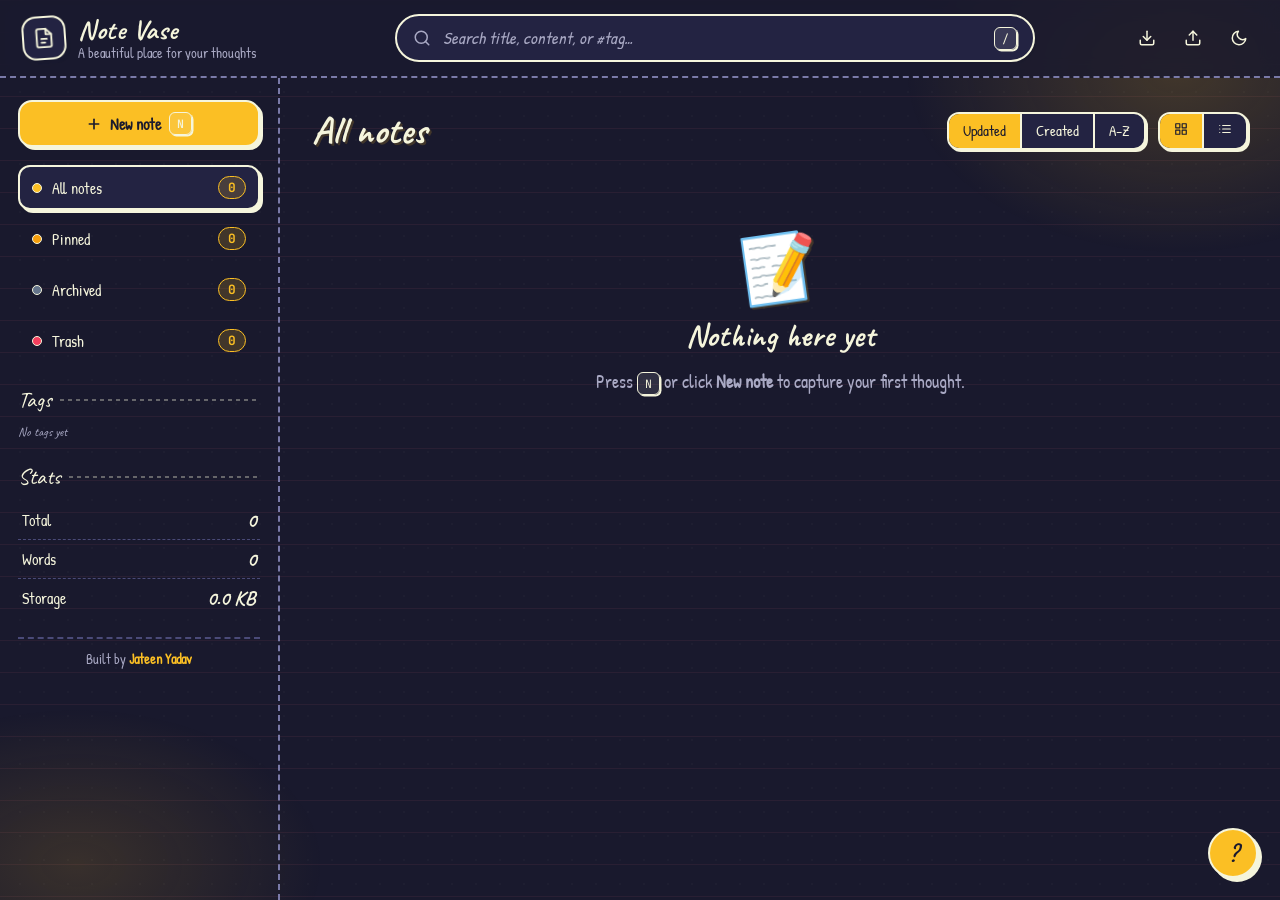
<file: app/index.html>
<!DOCTYPE html>
<html lang="en" data-theme="light">
<head>
    <meta charset="UTF-8" />
    <meta name="viewport" content="width=device-width, initial-scale=1.0" />
    <meta name="description" content="Note Vase — a beautiful, fast, and private notes app with markdown, tags, pinning, reminders and more. 100% offline." />
    <meta name="theme-color" content="#0f172a" />
    <title>Note Vase — A beautiful place for your thoughts</title>

    <link rel="preconnect" href="https://fonts.googleapis.com">
    <link rel="preconnect" href="https://fonts.gstatic.com" crossorigin>
    <link href="https://fonts.googleapis.com/css2?family=Caveat:wght@400;500;600;700&family=Patrick+Hand&family=Kalam:wght@300;400;700&family=JetBrains+Mono:wght@400;500&display=swap" rel="stylesheet">

    <link rel="stylesheet" href="css/styles.css" />
    <link rel="icon" href="data:image/svg+xml,%3Csvg xmlns='http://www.w3.org/2000/svg' viewBox='0 0 100 100'%3E%3Ctext y='.9em' font-size='90'%3E📝%3C/text%3E%3C/svg%3E" />
</head>
<body>
    <!-- Top Navigation -->
    <header class="topbar">
        <div class="brand">
            <div class="logo" aria-hidden="true">
                <svg viewBox="0 0 24 24" width="22" height="22" fill="none" stroke="currentColor" stroke-width="2" stroke-linecap="round" stroke-linejoin="round">
                    <path d="M14 2H6a2 2 0 0 0-2 2v16a2 2 0 0 0 2 2h12a2 2 0 0 0 2-2V8z"/>
                    <polyline points="14 2 14 8 20 8"/>
                    <line x1="9" y1="13" x2="15" y2="13"/>
                    <line x1="9" y1="17" x2="13" y2="17"/>
                </svg>
            </div>
            <div class="brand-text">
                <strong>Note Vase</strong>
                <span class="tagline">A beautiful place for your thoughts</span>
            </div>
        </div>

        <div class="search-wrap">
            <svg class="search-icon" viewBox="0 0 24 24" width="18" height="18" fill="none" stroke="currentColor" stroke-width="2" stroke-linecap="round" stroke-linejoin="round" aria-hidden="true">
                <circle cx="11" cy="11" r="8"/>
                <line x1="21" y1="21" x2="16.65" y2="16.65"/>
            </svg>
            <input id="searchInput" type="search" placeholder="Search title, content, or #tag…" autocomplete="off" aria-label="Search notes" />
            <kbd class="kbd" aria-hidden="true">/</kbd>
        </div>

        <div class="topbar-actions">
            <button id="exportBtn" class="icon-btn" title="Export notes (JSON)" aria-label="Export notes">
                <svg viewBox="0 0 24 24" width="18" height="18" fill="none" stroke="currentColor" stroke-width="2" stroke-linecap="round" stroke-linejoin="round"><path d="M21 15v4a2 2 0 0 1-2 2H5a2 2 0 0 1-2-2v-4"/><polyline points="7 10 12 15 17 10"/><line x1="12" y1="15" x2="12" y2="3"/></svg>
            </button>
            <button id="importBtn" class="icon-btn" title="Import notes (JSON)" aria-label="Import notes">
                <svg viewBox="0 0 24 24" width="18" height="18" fill="none" stroke="currentColor" stroke-width="2" stroke-linecap="round" stroke-linejoin="round"><path d="M21 15v4a2 2 0 0 1-2 2H5a2 2 0 0 1-2-2v-4"/><polyline points="17 8 12 3 7 8"/><line x1="12" y1="3" x2="12" y2="15"/></svg>
            </button>
            <input id="importFile" type="file" accept="application/json" hidden />
            <button id="themeToggle" class="icon-btn" title="Toggle theme" aria-label="Toggle dark mode">
                <svg class="icon-sun" viewBox="0 0 24 24" width="18" height="18" fill="none" stroke="currentColor" stroke-width="2" stroke-linecap="round" stroke-linejoin="round"><circle cx="12" cy="12" r="5"/><line x1="12" y1="1" x2="12" y2="3"/><line x1="12" y1="21" x2="12" y2="23"/><line x1="4.22" y1="4.22" x2="5.64" y2="5.64"/><line x1="18.36" y1="18.36" x2="19.78" y2="19.78"/><line x1="1" y1="12" x2="3" y2="12"/><line x1="21" y1="12" x2="23" y2="12"/><line x1="4.22" y1="19.78" x2="5.64" y2="18.36"/><line x1="18.36" y1="5.64" x2="19.78" y2="4.22"/></svg>
                <svg class="icon-moon" viewBox="0 0 24 24" width="18" height="18" fill="none" stroke="currentColor" stroke-width="2" stroke-linecap="round" stroke-linejoin="round"><path d="M21 12.79A9 9 0 1 1 11.21 3 7 7 0 0 0 21 12.79z"/></svg>
            </button>
        </div>
    </header>

    <main class="main">
        <!-- Sidebar / Filters -->
        <aside class="sidebar">
            <button id="newNoteBtn" class="btn btn-primary btn-block">
                <svg viewBox="0 0 24 24" width="16" height="16" fill="none" stroke="currentColor" stroke-width="2.5" stroke-linecap="round" stroke-linejoin="round"><line x1="12" y1="5" x2="12" y2="19"/><line x1="5" y1="12" x2="19" y2="12"/></svg>
                New note
                <kbd class="kbd kbd-light">N</kbd>
            </button>

            <nav class="filters" aria-label="Filters">
                <button class="filter-btn is-active" data-filter="all">
                    <span class="dot"></span> All notes
                    <span class="count" id="countAll">0</span>
                </button>
                <button class="filter-btn" data-filter="pinned">
                    <span class="dot dot-amber"></span> Pinned
                    <span class="count" id="countPinned">0</span>
                </button>
                <button class="filter-btn" data-filter="archived">
                    <span class="dot dot-slate"></span> Archived
                    <span class="count" id="countArchived">0</span>
                </button>
                <button class="filter-btn" data-filter="trash">
                    <span class="dot dot-rose"></span> Trash
                    <span class="count" id="countTrash">0</span>
                </button>
            </nav>

            <div class="sidebar-section">
                <div class="sidebar-title">Tags</div>
                <div id="tagsList" class="tags-list" aria-live="polite"></div>
            </div>

            <div class="sidebar-section sidebar-stats">
                <div class="sidebar-title">Stats</div>
                <div class="stat-row"><span>Total</span><strong id="statTotal">0</strong></div>
                <div class="stat-row"><span>Words</span><strong id="statWords">0</strong></div>
                <div class="stat-row"><span>Storage</span><strong id="statStorage">0 KB</strong></div>
            </div>

            <footer class="sidebar-footer">
                <span>Built by</span>
                <a href="https://github.com/Jateen-yadav" target="_blank" rel="noopener">Jateen Yadav</a>
            </footer>
        </aside>

        <!-- Notes area -->
        <section class="content">
            <div class="content-header">
                <h1 id="viewTitle">All notes</h1>
                <div class="view-tools">
                    <button id="emptyTrashBtn" class="btn btn-ghost-danger hidden" title="Permanently delete all trashed notes">Empty Trash</button>
                    <div class="seg" role="tablist" aria-label="Sort">
                        <button class="seg-btn is-active" data-sort="updated">Updated</button>
                        <button class="seg-btn" data-sort="created">Created</button>
                        <button class="seg-btn" data-sort="alpha">A–Z</button>
                    </div>
                    <div class="seg" role="tablist" aria-label="Layout">
                        <button id="viewGrid" class="seg-btn is-active" title="Grid view" aria-label="Grid view">
                            <svg viewBox="0 0 24 24" width="14" height="14" fill="none" stroke="currentColor" stroke-width="2" stroke-linecap="round" stroke-linejoin="round"><rect x="3" y="3" width="7" height="7"/><rect x="14" y="3" width="7" height="7"/><rect x="14" y="14" width="7" height="7"/><rect x="3" y="14" width="7" height="7"/></svg>
                        </button>
                        <button id="viewList" class="seg-btn" title="List view" aria-label="List view">
                            <svg viewBox="0 0 24 24" width="14" height="14" fill="none" stroke="currentColor" stroke-width="2" stroke-linecap="round" stroke-linejoin="round"><line x1="8" y1="6" x2="21" y2="6"/><line x1="8" y1="12" x2="21" y2="12"/><line x1="8" y1="18" x2="21" y2="18"/><line x1="3" y1="6" x2="3.01" y2="6"/><line x1="3" y1="12" x2="3.01" y2="12"/><line x1="3" y1="18" x2="3.01" y2="18"/></svg>
                        </button>
                    </div>
                </div>
            </div>

            <div id="notesGrid" class="notes-grid" aria-live="polite"></div>

            <div id="emptyState" class="empty-state hidden">
                <div class="empty-icon">📝</div>
                <h2>Nothing here yet</h2>
                <p>Press <kbd class="kbd">N</kbd> or click <strong>New note</strong> to capture your first thought.</p>
            </div>
        </section>
    </main>

    <!-- Editor Modal -->
    <div id="editorOverlay" class="overlay hidden" aria-hidden="true">
        <div class="modal" role="dialog" aria-modal="true" aria-labelledby="editorTitle">
            <header class="modal-head">
                <input id="noteTitle" class="title-input" placeholder="Title" maxlength="200" />
                <div class="modal-tools">
                    <div class="color-swatches" role="group" aria-label="Note color">
                        <button class="swatch" data-color="default" style="--c:transparent" title="Default"></button>
                        <button class="swatch" data-color="amber"   style="--c:#f59e0b" title="Amber"></button>
                        <button class="swatch" data-color="rose"    style="--c:#f43f5e" title="Rose"></button>
                        <button class="swatch" data-color="emerald" style="--c:#10b981" title="Emerald"></button>
                        <button class="swatch" data-color="sky"     style="--c:#0ea5e9" title="Sky"></button>
                        <button class="swatch" data-color="violet"  style="--c:#8b5cf6" title="Violet"></button>
                    </div>
                    <button id="pinBtn" class="icon-btn" title="Pin note (P)" aria-label="Pin">
                        <svg viewBox="0 0 24 24" width="18" height="18" fill="none" stroke="currentColor" stroke-width="2" stroke-linecap="round" stroke-linejoin="round"><line x1="12" y1="17" x2="12" y2="22"/><path d="M5 17h14l-1.4-2.8a4 4 0 0 1-.6-2.1V8a5 5 0 0 0-10 0v4.1a4 4 0 0 1-.6 2.1L5 17z"/></svg>
                    </button>
                    <button id="closeEditor" class="icon-btn" title="Close (Esc)" aria-label="Close editor">
                        <svg viewBox="0 0 24 24" width="18" height="18" fill="none" stroke="currentColor" stroke-width="2" stroke-linecap="round" stroke-linejoin="round"><line x1="18" y1="6" x2="6" y2="18"/><line x1="6" y1="6" x2="18" y2="18"/></svg>
                    </button>
                </div>
            </header>

            <div class="editor-toolbar">
                <button class="tb-btn" data-md="bold" title="Bold (Ctrl/Cmd+B)"><strong>B</strong></button>
                <button class="tb-btn" data-md="italic" title="Italic (Ctrl/Cmd+I)"><em>I</em></button>
                <button class="tb-btn" data-md="strike" title="Strikethrough"><s>S</s></button>
                <span class="tb-sep"></span>
                <button class="tb-btn" data-md="h1" title="Heading 1">H1</button>
                <button class="tb-btn" data-md="h2" title="Heading 2">H2</button>
                <button class="tb-btn" data-md="quote" title="Quote">❝</button>
                <button class="tb-btn" data-md="ul" title="Bulleted list">•</button>
                <button class="tb-btn" data-md="ol" title="Numbered list">1.</button>
                <button class="tb-btn" data-md="task" title="Task list">☐</button>
                <button class="tb-btn" data-md="code" title="Inline code">{ }</button>
                <button class="tb-btn" data-md="link" title="Link">🔗</button>
                <span class="tb-sep"></span>
                <button id="togglePreview" class="tb-btn tb-toggle" title="Toggle preview (Ctrl/Cmd+E)">Preview</button>
            </div>

            <div class="editor-body">
                <textarea id="noteContent" class="note-textarea" placeholder="Start writing… Markdown is supported." spellcheck="true"></textarea>
                <div id="notePreview" class="note-preview hidden" aria-live="polite"></div>
            </div>

            <footer class="modal-foot">
                <input id="noteTags" class="tags-input" placeholder="Add tags separated by commas (e.g. ideas, work, todo)" />
                <div class="modal-meta">
                    <span id="noteStats" class="muted"></span>
                    <button id="deleteBtn" class="btn btn-ghost-danger">Delete</button>
                    <button id="saveBtn" class="btn btn-primary">Save <kbd class="kbd kbd-light">⌘S</kbd></button>
                </div>
            </footer>
        </div>
    </div>

    <!-- Toast container -->
    <div id="toast" class="toast hidden" role="status" aria-live="polite"></div>

    <!-- Confirmation modal -->
    <div id="confirmOverlay" class="overlay hidden" aria-hidden="true">
        <div class="modal modal-sm" role="alertdialog" aria-modal="true" aria-labelledby="confirmTitle">
            <h3 id="confirmTitle">Are you sure?</h3>
            <p id="confirmMessage" class="muted">This action cannot be undone.</p>
            <div class="confirm-actions">
                <button id="confirmCancel" class="btn btn-ghost">Cancel</button>
                <button id="confirmOk" class="btn btn-danger">Confirm</button>
            </div>
        </div>
    </div>

    <!-- Help / Shortcuts -->
    <div id="helpOverlay" class="overlay hidden" aria-hidden="true">
        <div class="modal modal-sm" role="dialog" aria-modal="true">
            <header class="modal-head">
                <h3 style="margin:0">Keyboard shortcuts</h3>
                <button id="closeHelp" class="icon-btn" aria-label="Close">
                    <svg viewBox="0 0 24 24" width="18" height="18" fill="none" stroke="currentColor" stroke-width="2" stroke-linecap="round" stroke-linejoin="round"><line x1="18" y1="6" x2="6" y2="18"/><line x1="6" y1="6" x2="18" y2="18"/></svg>
                </button>
            </header>
            <ul class="shortcut-list">
                <li><span>New note</span><kbd class="kbd">N</kbd></li>
                <li><span>Search</span><kbd class="kbd">/</kbd></li>
                <li><span>Save note</span><kbd class="kbd">⌘/Ctrl + S</kbd></li>
                <li><span>Toggle preview</span><kbd class="kbd">⌘/Ctrl + E</kbd></li>
                <li><span>Pin / Unpin</span><kbd class="kbd">P</kbd></li>
                <li><span>Toggle theme</span><kbd class="kbd">T</kbd></li>
                <li><span>Show this help</span><kbd class="kbd">?</kbd></li>
                <li><span>Close dialogs</span><kbd class="kbd">Esc</kbd></li>
            </ul>
        </div>
    </div>

    <button id="helpBtn" class="fab" title="Keyboard shortcuts (?)" aria-label="Keyboard shortcuts">?</button>

    <script src="js/app.js" defer></script>
</body>
</html>
</file>
<file: app/css/styles.css>
/* ==========================================================================
   Note Vase — Sketch / Drawing theme
   Hand-drawn UI built on CSS custom properties with light & dark "ink" modes.
   ========================================================================== */

:root { --topbar-h: 80px; }

*, *::before, *::after { box-sizing: border-box; }
html, body { height: 100%; }
body {
    margin: 0;
    font-family: 'Caveat', 'Patrick Hand', 'Kalam', 'Inter', system-ui, sans-serif;
    color: var(--fg);
    background: var(--bg);
    -webkit-font-smoothing: antialiased;
    -moz-osx-font-smoothing: grayscale;
    overflow-x: hidden;
}
button { font: inherit; cursor: pointer; border: 0; background: none; color: inherit; }
input, textarea { font: inherit; color: inherit; }
a { color: var(--accent); text-decoration: none; }
a:hover { text-decoration: underline wavy; text-underline-offset: 3px; }
.hidden { display: none !important; }
.muted { color: var(--fg-muted); font-size: .9rem; }
.small { font-size: .8rem; }

/* -------------------- Theme tokens -------------------- */
:root {
    --radius: 18px;
    --radius-sm: 12px;
    --shadow-sm: 2px 2px 0 rgba(15,23,42,.08);
    --shadow-md: 4px 4px 0 rgba(15,23,42,.10), 0 6px 18px rgba(15,23,42,.06);
    --shadow-lg: 6px 6px 0 rgba(15,23,42,.14), 0 24px 48px -12px rgba(15,23,42,.25);
    --transition: 180ms cubic-bezier(.2,.8,.2,1);

    --font-hand: 'Caveat', 'Patrick Hand', 'Kalam', cursive;
    --font-sketch: 'Patrick Hand', 'Kalam', 'Caveat', cursive;
    --font-body: 'Kalam', 'Patrick Hand', 'Inter', sans-serif;
    --font-mono: 'JetBrains Mono', 'Courier New', ui-monospace, monospace;
}

/* Paper / ink — light theme */
[data-theme="light"] {
    --bg: #f6f1e7;
    --bg-elev: #fffaf0;
    --bg-elev-2: #fff8e8;
    --paper: #fffaf0;
    --paper-edge: #e9dfc7;
    --fg: #1f2937;
    --fg-muted: #6b6356;
    --ink: #1f2937;
    --ink-soft: #4b5563;
    --border: #c9bfa8;
    --border-strong: #948568;
    --accent: #2563eb;
    --accent-fg: #fffaf0;
    --accent-soft: rgba(37,99,235,.12);
    --danger: #dc2626;
    --warn: #d97706;
    --ok: #059669;
    --hover: rgba(31,41,55,.06);
    --note-bg: #fffaf0;
    --kbd-bg: #fff3d4;
    --scroll: rgba(31,41,55,.25);
    --grid-line: rgba(60,40,20,.07);
    --rule-line: rgba(180,80,80,.20);
}

/* Chalk / midnight — dark theme */
[data-theme="dark"] {
    --bg: #1a1a2e;
    --bg-elev: #232342;
    --bg-elev-2: #2a2a52;
    --paper: #232342;
    --paper-edge: #3a3a66;
    --fg: #f5f5dc;
    --fg-muted: #a9a9c4;
    --ink: #f5f5dc;
    --ink-soft: #d6d6c2;
    --border: #4a4a78;
    --border-strong: #7a7aa8;
    --accent: #fbbf24;
    --accent-fg: #1a1a2e;
    --accent-soft: rgba(251,191,36,.18);
    --danger: #fb7185;
    --warn: #fbbf24;
    --ok: #34d399;
    --hover: rgba(255,255,255,.06);
    --note-bg: #2a2a52;
    --kbd-bg: rgba(255,255,255,.10);
    --scroll: rgba(255,255,255,.18);
    --grid-line: rgba(255,255,255,.05);
    --rule-line: rgba(251,113,133,.18);
}

/* Paper texture — subtle ruled-page feel */
body::before {
    content: '';
    position: fixed; inset: 0; z-index: -1;
    background-color: var(--bg);
    background-image:
        linear-gradient(var(--rule-line) 1px, transparent 1px),
        radial-gradient(circle at 20px 20px, var(--grid-line) 1px, transparent 1px);
    background-size: 100% 32px, 24px 24px;
    background-position: 0 0, 0 0;
    pointer-events: none;
    opacity: .55;
}
[data-theme="dark"] body::before { opacity: .4; }

/* Ink splash decoration in corners */
body::after {
    content: '';
    position: fixed; pointer-events: none; z-index: -1;
    inset: 0;
    background:
        radial-gradient(420px 280px at 92% 8%, var(--accent-soft), transparent 65%),
        radial-gradient(380px 240px at 6% 96%, color-mix(in srgb, var(--accent) 14%, transparent), transparent 65%);
}

::selection { background: var(--accent-soft); color: var(--ink); }
::-webkit-scrollbar { width: 12px; height: 12px; }
::-webkit-scrollbar-thumb {
    background: var(--scroll);
    border-radius: 999px;
    border: 3px solid transparent;
    background-clip: padding-box;
}
::-webkit-scrollbar-track { background: transparent; }

/* -------------------- Topbar -------------------- */
.topbar {
    position: sticky; top: 0; z-index: 30;
    display: grid;
    grid-template-columns: 280px 1fr auto;
    align-items: center;
    gap: 16px;
    padding: 14px 22px;
    background: color-mix(in srgb, var(--bg) 82%, transparent);
    backdrop-filter: saturate(140%) blur(10px);
    -webkit-backdrop-filter: saturate(140%) blur(10px);
    border-bottom: 2px dashed var(--border-strong);
}
.brand { display: flex; align-items: center; gap: 12px; min-width: 0; }
.logo {
    width: 44px; height: 44px;
    border-radius: 14px;
    display: grid; place-items: center;
    background: var(--paper);
    color: var(--ink);
    border: 2.5px solid var(--ink);
    box-shadow: var(--shadow-md);
    transform: rotate(-4deg);
    transition: transform var(--transition);
}
.logo:hover { transform: rotate(2deg) scale(1.05); }
.brand-text { display: flex; flex-direction: column; line-height: 1.05; min-width: 0; }
.brand-text strong {
    font-family: var(--font-hand);
    font-size: 1.7rem;
    font-weight: 700;
    letter-spacing: .5px;
    color: var(--ink);
}
.tagline {
    color: var(--fg-muted);
    font-family: var(--font-sketch);
    font-size: .9rem;
    white-space: nowrap; overflow: hidden; text-overflow: ellipsis;
}

/* -------------------- Search -------------------- */
.search {
    position: relative;
    display: flex;
    align-items: center;
    gap: 10px;
    padding: 10px 16px;
    background: var(--paper);
    border: 2.5px solid var(--ink);
    border-radius: 999px;
    box-shadow: var(--shadow-sm);
    max-width: 640px;
    margin: 0 auto;
    width: 100%;
    transition: transform var(--transition), box-shadow var(--transition);
}
.search:focus-within { transform: translateY(-1px); box-shadow: var(--shadow-md); }
.search svg { color: var(--fg-muted); flex-shrink: 0; }
.search input {
    border: none; outline: none; background: transparent; flex: 1;
    font-family: var(--font-sketch); font-size: 1.05rem;
}
.search input::placeholder { color: var(--fg-muted); font-style: italic; }
.search kbd {
    font-family: var(--font-mono); font-size: .72rem;
    padding: 3px 7px;
    border-radius: 6px;
    background: var(--kbd-bg);
    border: 1.5px solid var(--ink);
    color: var(--ink);
    box-shadow: 1.5px 1.5px 0 var(--ink);
}

/* -------------------- Buttons -------------------- */
.btn {
    display: inline-flex; align-items: center; gap: 8px;
    padding: 10px 18px;
    font-family: var(--font-sketch);
    font-size: 1rem;
    font-weight: 600;
    border-radius: 14px;
    border: 2.5px solid var(--ink);
    background: var(--paper);
    color: var(--ink);
    box-shadow: 3px 3px 0 var(--ink);
    transition: transform var(--transition), box-shadow var(--transition), background var(--transition);
}
.btn:hover { transform: translate(-1px,-1px); box-shadow: 4px 4px 0 var(--ink); }
.btn:active { transform: translate(2px,2px); box-shadow: 1px 1px 0 var(--ink); }
.btn-primary { background: var(--accent); color: var(--accent-fg); }
.btn-primary:hover { background: color-mix(in srgb, var(--accent) 90%, var(--ink)); }
.btn-ghost { background: transparent; box-shadow: none; }
.btn-ghost:hover { background: var(--hover); box-shadow: 2px 2px 0 var(--ink); }
.btn-ghost-danger {
    background: transparent; color: var(--danger);
    border-color: var(--danger);
    box-shadow: 2px 2px 0 var(--danger);
}
.btn-ghost-danger:hover { background: color-mix(in srgb, var(--danger) 14%, transparent); }
.btn-danger {
    background: var(--danger); color: #fff; border-color: var(--danger);
    box-shadow: 3px 3px 0 color-mix(in srgb, var(--danger) 60%, var(--ink));
}
.btn kbd {
    font-family: var(--font-mono); font-size: .7rem;
    padding: 2px 6px;
    border-radius: 5px;
    background: rgba(255,255,255,.25);
    border: 1px solid rgba(255,255,255,.35);
}
.btn-primary kbd { background: rgba(255,255,255,.25); border-color: rgba(255,255,255,.4); }

.icon-btn {
    width: 38px; height: 38px;
    display: inline-grid; place-items: center;
    border-radius: 12px;
    border: 2px solid transparent;
    color: var(--ink);
    transition: all var(--transition);
}
.icon-btn:hover { background: var(--hover); border-color: var(--ink); transform: rotate(-3deg); }
.icon-btn.active { background: var(--accent-soft); border-color: var(--accent); color: var(--accent); }

.actions { display: flex; align-items: center; gap: 8px; }

/* -------------------- Layout -------------------- */
.app-shell {
    display: grid;
    grid-template-columns: 280px 1fr;
    gap: 0;
    min-height: calc(100vh - var(--topbar-h));
}

/* -------------------- Sidebar -------------------- */
.sidebar {
    padding: 24px 18px;
    border-right: 2px dashed var(--border-strong);
    position: sticky;
    top: var(--topbar-h);
    height: calc(100vh - var(--topbar-h));
    overflow-y: auto;
}
.side-section { margin-bottom: 28px; }
.side-section h3 {
    font-family: var(--font-hand);
    font-size: 1.4rem;
    margin: 0 0 12px;
    color: var(--ink);
    display: flex;
    align-items: center;
    gap: 6px;
}
.side-section h3::after {
    content: ''; flex: 1; height: 2px;
    background-image: linear-gradient(to right, var(--ink) 50%, transparent 50%);
    background-size: 8px 2px;
    background-repeat: repeat-x;
    opacity: .35;
}

.filters { display: flex; flex-direction: column; gap: 6px; }
.filter-btn {
    display: flex; align-items: center; gap: 10px;
    padding: 10px 14px;
    border-radius: 12px;
    font-family: var(--font-sketch);
    font-size: 1.02rem;
    color: var(--ink);
    text-align: left;
    transition: all var(--transition);
    border: 2px solid transparent;
}
.filter-btn:hover { background: var(--hover); transform: translateX(2px); }
.filter-btn.active {
    background: var(--paper);
    border-color: var(--ink);
    box-shadow: 3px 3px 0 var(--ink);
}
.filter-btn .count {
    margin-left: auto;
    background: var(--accent-soft);
    color: var(--accent);
    padding: 2px 9px;
    border-radius: 999px;
    font-size: .8rem;
    font-weight: 700;
    min-width: 24px;
    text-align: center;
    border: 1.5px solid var(--accent);
}

.tag-cloud { display: flex; flex-wrap: wrap; gap: 6px; }
.tag-chip {
    padding: 5px 12px;
    border-radius: 999px;
    background: var(--paper);
    color: var(--ink);
    font-family: var(--font-sketch);
    font-size: .9rem;
    border: 2px solid var(--ink);
    transition: all var(--transition);
    transform: rotate(-1deg);
}
.tag-chip:nth-child(2n) { transform: rotate(1deg); }
.tag-chip:nth-child(3n) { transform: rotate(-2deg); }
.tag-chip:hover { background: var(--accent-soft); transform: translateY(-2px) rotate(0); box-shadow: 2px 2px 0 var(--ink); }
.tag-chip.active { background: var(--accent); color: var(--accent-fg); }

.stats {
    display: grid;
    grid-template-columns: 1fr 1fr;
    gap: 8px;
}
.stat {
    padding: 10px 12px;
    border-radius: 10px;
    background: var(--paper);
    border: 2px solid var(--ink);
    box-shadow: 2px 2px 0 var(--ink);
    transform: rotate(-.5deg);
}
.stat:nth-child(2n) { transform: rotate(.7deg); }
.stat-label { font-size: .75rem; color: var(--fg-muted); font-family: var(--font-sketch); }
.stat-value { font-family: var(--font-hand); font-size: 1.5rem; font-weight: 700; color: var(--ink); }

.shortcut-list { display: grid; gap: 6px; font-size: .85rem; color: var(--fg-muted); }
.shortcut-list div { display: flex; justify-content: space-between; gap: 8px; }
.shortcut-list kbd {
    font-family: var(--font-mono); font-size: .72rem;
    padding: 2px 6px;
    border-radius: 5px;
    background: var(--kbd-bg);
    border: 1.5px solid var(--ink);
    box-shadow: 1.5px 1.5px 0 var(--ink);
    color: var(--ink);
}

/* -------------------- Content -------------------- */
.content { padding: 28px 32px 80px; min-width: 0; }

.content-header {
    display: flex; align-items: center; justify-content: space-between;
    gap: 16px; flex-wrap: wrap;
    margin-bottom: 22px;
}
.content-header h1 {
    margin: 0;
    font-family: var(--font-hand);
    font-size: 2.4rem;
    font-weight: 700;
    color: var(--ink);
    text-shadow: 2px 2px 0 var(--accent-soft);
}

.view-tools { display: flex; align-items: center; gap: 12px; flex-wrap: wrap; }

.seg {
    display: inline-flex;
    background: var(--paper);
    border: 2.5px solid var(--ink);
    border-radius: 12px;
    overflow: hidden;
    box-shadow: 2px 2px 0 var(--ink);
}
.seg-btn {
    padding: 7px 14px;
    color: var(--ink);
    font-family: var(--font-sketch);
    font-size: .92rem;
    transition: all var(--transition);
    border-right: 2px solid var(--ink);
}
.seg-btn:last-child { border-right: 0; }
.seg-btn:hover { background: var(--hover); }
.seg-btn.active { background: var(--accent); color: var(--accent-fg); }

.view-toggle {
    display: inline-flex;
    background: var(--paper);
    border: 2.5px solid var(--ink);
    border-radius: 12px;
    overflow: hidden;
    box-shadow: 2px 2px 0 var(--ink);
}
.view-toggle button {
    width: 36px; height: 34px;
    display: grid; place-items: center;
    color: var(--ink);
    border-right: 2px solid var(--ink);
}
.view-toggle button:last-child { border-right: 0; }
.view-toggle button:hover { background: var(--hover); }
.view-toggle button.active { background: var(--accent); color: var(--accent-fg); }

/* -------------------- Notes grid -------------------- */
.notes-grid {
    display: grid;
    grid-template-columns: repeat(auto-fill, minmax(280px, 1fr));
    gap: 22px;
}
.notes-grid.list-view { grid-template-columns: 1fr; }
.notes-grid.list-view .note-card { display: grid; grid-template-columns: 2fr 3fr auto; align-items: start; gap: 18px; }
.notes-grid.list-view .note-card-body { -webkit-line-clamp: 3; max-height: 5.2em; }

.note-card {
    position: relative;
    padding: 18px 18px 16px;
    background: var(--note-bg);
    border: 2.5px solid var(--ink);
    border-radius: var(--radius);
    box-shadow: var(--shadow-md);
    cursor: pointer;
    transition: transform var(--transition), box-shadow var(--transition);
    display: flex; flex-direction: column; gap: 10px;
    min-height: 160px;
    transform: rotate(-.6deg);
}
.note-card:nth-child(2n) { transform: rotate(.5deg); }
.note-card:nth-child(3n) { transform: rotate(-1deg); }
.note-card:nth-child(4n) { transform: rotate(.8deg); }
.note-card:hover { transform: translateY(-3px) rotate(0); box-shadow: var(--shadow-lg); }
.note-card:focus-visible { outline: 3px dashed var(--accent); outline-offset: 4px; }

/* Tape decoration */
.note-card::before {
    content: '';
    position: absolute;
    top: -10px; left: 50%;
    transform: translateX(-50%) rotate(-2deg);
    width: 60px; height: 18px;
    background: color-mix(in srgb, var(--accent) 35%, transparent);
    border: 1px dashed color-mix(in srgb, var(--ink) 30%, transparent);
    border-radius: 2px;
    opacity: .6;
}
.note-card.is-pinned::before {
    background: color-mix(in srgb, #f59e0b 60%, transparent);
}

.note-card[data-color="default"] { background: var(--note-bg); }
.note-card[data-color="amber"]   { background: #fef3c7; color: #1f2937; }
.note-card[data-color="rose"]    { background: #ffe4e6; color: #1f2937; }
.note-card[data-color="sky"]     { background: #e0f2fe; color: #1f2937; }
.note-card[data-color="violet"]  { background: #ede9fe; color: #1f2937; }
.note-card[data-color="green"]   { background: #d1fae5; color: #1f2937; }
.note-card[data-color="slate"]   { background: #e2e8f0; color: #1f2937; }
[data-theme="dark"] .note-card[data-color="amber"]  { background: #4a3a1a; color: #fef3c7; }
[data-theme="dark"] .note-card[data-color="rose"]   { background: #4a1a26; color: #ffe4e6; }
[data-theme="dark"] .note-card[data-color="sky"]    { background: #1a3a4a; color: #e0f2fe; }
[data-theme="dark"] .note-card[data-color="violet"] { background: #2a1a4a; color: #ede9fe; }
[data-theme="dark"] .note-card[data-color="green"]  { background: #1a4a3a; color: #d1fae5; }
[data-theme="dark"] .note-card[data-color="slate"]  { background: #2a3140; color: #e2e8f0; }

.note-card-head {
    display: flex; align-items: flex-start; gap: 10px;
}
.note-card-title {
    margin: 0;
    flex: 1;
    font-family: var(--font-hand);
    font-size: 1.45rem;
    font-weight: 700;
    line-height: 1.15;
    color: inherit;
    word-break: break-word;
}
.note-card-pin { color: #d97706; flex-shrink: 0; transform: rotate(15deg); }
[data-theme="dark"] .note-card-pin { color: #fbbf24; }
.note-card-actions { display: flex; gap: 4px; opacity: 0; transition: opacity var(--transition); flex-shrink: 0; }
.note-card:hover .note-card-actions, .note-card:focus-within .note-card-actions { opacity: 1; }
.note-card-actions .icon-btn { width: 30px; height: 30px; border-radius: 8px; }
.note-card-actions .icon-btn:hover { background: var(--hover); transform: rotate(0); }

.note-card-body {
    flex: 1;
    color: inherit;
    font-family: var(--font-body);
    font-size: 1rem;
    line-height: 1.5;
    overflow: hidden;
    display: -webkit-box;
    -webkit-line-clamp: 6;
    -webkit-box-orient: vertical;
    word-break: break-word;
}
.note-card-body p { margin: 0 0 .4em; }
.note-card-body h1, .note-card-body h2, .note-card-body h3 {
    margin: .2em 0; font-family: var(--font-hand); font-size: 1.2rem;
}
.note-card-body ul, .note-card-body ol { margin: .3em 0; padding-left: 22px; }
.note-card-body li { margin: 2px 0; }
.note-card-body code {
    font-family: var(--font-mono);
    background: rgba(0,0,0,.06);
    padding: 1px 5px;
    border-radius: 4px;
    font-size: .9em;
}
.note-card-body blockquote {
    margin: .4em 0;
    padding: 4px 12px;
    border-left: 3px solid var(--accent);
    color: var(--fg-muted);
    font-style: italic;
}
.note-card-body .task { list-style: none; padding-left: 0; }
.note-card-body .task input { margin-right: 6px; }

.note-card-foot {
    display: flex; align-items: center; justify-content: space-between;
    gap: 10px;
    margin-top: auto;
    padding-top: 10px;
    border-top: 1.5px dashed var(--border);
}
.note-card-tags { display: flex; flex-wrap: wrap; gap: 6px; flex: 1; min-width: 0; }
.note-card-tag {
    padding: 2px 9px;
    background: var(--accent-soft);
    color: var(--accent);
    border-radius: 999px;
    font-family: var(--font-sketch);
    font-size: .82rem;
    border: 1.5px solid var(--accent);
}
.note-card-date {
    color: var(--fg-muted);
    font-family: var(--font-sketch);
    font-size: .82rem;
    flex-shrink: 0;
}
.note-card-progress {
    height: 4px;
    background: rgba(0,0,0,.08);
    border-radius: 999px;
    overflow: hidden;
    margin-top: 6px;
}
.note-card-progress > span {
    display: block; height: 100%;
    background: var(--accent);
    transition: width var(--transition);
}

/* Empty state */
.empty-state {
    grid-column: 1 / -1;
    display: flex; flex-direction: column; align-items: center; justify-content: center;
    gap: 14px;
    padding: 60px 20px;
    text-align: center;
    color: var(--fg-muted);
}
.empty-state svg { width: 140px; height: 140px; opacity: .8; }
.empty-state h2 { font-family: var(--font-hand); font-size: 2rem; margin: 0; color: var(--ink); }
.empty-state p { margin: 0; font-family: var(--font-sketch); font-size: 1.1rem; max-width: 400px; }

/* -------------------- Modals -------------------- */
.modal-backdrop {
    position: fixed; inset: 0; z-index: 50;
    background: color-mix(in srgb, #000 55%, transparent);
    backdrop-filter: blur(4px);
    -webkit-backdrop-filter: blur(4px);
    display: grid; place-items: center;
    padding: 20px;
    opacity: 1;
    animation: fadeIn .18s ease both;
}
@keyframes fadeIn { from { opacity: 0; } to { opacity: 1; } }
@keyframes popIn { from { opacity: 0; transform: scale(.96) translateY(8px); } to { opacity: 1; transform: scale(1) translateY(0); } }

.modal {
    background: var(--paper);
    color: var(--ink);
    border: 3px solid var(--ink);
    border-radius: var(--radius);
    box-shadow: var(--shadow-lg);
    width: 100%;
    max-width: 760px;
    max-height: 90vh;
    display: flex; flex-direction: column;
    animation: popIn .2s cubic-bezier(.2,.8,.2,1);
    overflow: hidden;
}
.modal-sm { max-width: 440px; }
.modal-lg { max-width: 980px; }
.modal-head {
    display: flex; align-items: center; justify-content: space-between;
    padding: 16px 20px;
    border-bottom: 2px dashed var(--border);
    gap: 12px;
}
.modal-head h2 { margin: 0; font-family: var(--font-hand); font-size: 1.7rem; }
.modal-body { padding: 18px 20px; overflow-y: auto; flex: 1; }
.modal-foot {
    display: flex; align-items: center; justify-content: space-between;
    gap: 12px; flex-wrap: wrap;
    padding: 14px 20px;
    border-top: 2px dashed var(--border);
    background: var(--bg-elev-2);
}
.modal-foot-left, .modal-foot-right { display: flex; align-items: center; gap: 10px; flex-wrap: wrap; }

/* -------------------- Editor -------------------- */
.editor-title-input {
    width: 100%;
    border: 0;
    background: transparent;
    font-family: var(--font-hand);
    font-size: 2rem;
    font-weight: 700;
    color: var(--ink);
    outline: none;
    padding: 4px 2px;
    border-bottom: 2px dashed var(--border);
    margin-bottom: 12px;
}
.editor-title-input::placeholder { color: var(--fg-muted); font-style: italic; }

.md-toolbar {
    display: flex; align-items: center; gap: 4px; flex-wrap: wrap;
    margin-bottom: 10px;
    padding: 6px;
    background: var(--bg-elev-2);
    border: 2px solid var(--border-strong);
    border-radius: 12px;
}
.md-toolbar button {
    width: 32px; height: 32px;
    display: grid; place-items: center;
    border-radius: 8px;
    color: var(--ink);
    transition: all var(--transition);
    font-size: .9rem;
    font-family: var(--font-sketch);
}
.md-toolbar button:hover { background: var(--hover); }
.md-toolbar button.active { background: var(--accent); color: var(--accent-fg); }
.md-toolbar .sep { width: 1px; height: 22px; background: var(--border); margin: 0 4px; }

.editor-pane {
    display: grid;
    grid-template-columns: 1fr;
    gap: 12px;
}
.editor-pane.split { grid-template-columns: 1fr 1fr; }
.editor-content {
    width: 100%;
    min-height: 320px;
    max-height: 50vh;
    border: 2.5px solid var(--ink);
    border-radius: 14px;
    padding: 14px 16px;
    font-family: var(--font-body);
    font-size: 1.05rem;
    line-height: 1.55;
    background: var(--note-bg);
    color: var(--ink);
    resize: vertical;
    outline: none;
    box-shadow: 2px 2px 0 var(--ink);
    transition: box-shadow var(--transition);
}
.editor-content:focus { box-shadow: 4px 4px 0 var(--accent); border-color: var(--accent); }
.editor-preview {
    min-height: 320px;
    max-height: 50vh;
    overflow-y: auto;
    padding: 14px 16px;
    border: 2.5px dashed var(--border-strong);
    border-radius: 14px;
    background: var(--bg-elev-2);
    font-family: var(--font-body);
    font-size: 1.02rem;
    line-height: 1.6;
}
.editor-preview h1 { font-family: var(--font-hand); font-size: 2rem; margin: 0 0 .3em; }
.editor-preview h2 { font-family: var(--font-hand); font-size: 1.6rem; margin: .4em 0 .25em; }
.editor-preview h3 { font-family: var(--font-hand); font-size: 1.3rem; margin: .4em 0 .2em; }
.editor-preview p { margin: 0 0 .6em; }
.editor-preview ul, .editor-preview ol { padding-left: 22px; margin: .3em 0 .8em; }
.editor-preview blockquote {
    margin: .5em 0; padding: 6px 14px;
    border-left: 3px solid var(--accent);
    color: var(--fg-muted); font-style: italic;
    background: var(--accent-soft);
    border-radius: 0 8px 8px 0;
}
.editor-preview code {
    font-family: var(--font-mono);
    background: rgba(0,0,0,.07);
    padding: 2px 6px;
    border-radius: 5px;
}
.editor-preview pre { background: rgba(0,0,0,.06); padding: 12px; border-radius: 10px; overflow-x: auto; }
.editor-preview .task input { margin-right: 6px; }

.editor-tools {
    display: flex; align-items: center; gap: 12px; flex-wrap: wrap;
    margin-top: 10px;
}
.editor-tags {
    flex: 1;
    min-width: 220px;
    padding: 8px 14px;
    border: 2px solid var(--border-strong);
    border-radius: 999px;
    background: var(--bg-elev-2);
    font-family: var(--font-sketch);
    font-size: .95rem;
    outline: none;
    transition: all var(--transition);
}
.editor-tags:focus { border-color: var(--accent); box-shadow: 0 0 0 3px var(--accent-soft); }

.color-swatches { display: flex; gap: 8px; flex-wrap: wrap; }
.swatch {
    width: 28px; height: 28px;
    border-radius: 50%;
    border: 2px solid var(--ink);
    cursor: pointer;
    transition: transform var(--transition);
    box-shadow: 1.5px 1.5px 0 var(--ink);
}
.swatch:hover { transform: scale(1.15) rotate(8deg); }
.swatch.active { transform: scale(1.2); box-shadow: 0 0 0 3px var(--accent), 1.5px 1.5px 0 var(--ink); }
.swatch[data-color="default"] { background: var(--paper); }
.swatch[data-color="amber"]   { background: #fef3c7; }
.swatch[data-color="rose"]    { background: #ffe4e6; }
.swatch[data-color="sky"]     { background: #e0f2fe; }
.swatch[data-color="violet"]  { background: #ede9fe; }
.swatch[data-color="green"]   { background: #d1fae5; }
.swatch[data-color="slate"]   { background: #e2e8f0; }

.editor-meta { font-family: var(--font-sketch); font-size: .9rem; color: var(--fg-muted); display: flex; gap: 12px; flex-wrap: wrap; }
.editor-meta .save-state { display: inline-flex; align-items: center; gap: 5px; }
.save-state-dot {
    width: 8px; height: 8px;
    border-radius: 50%;
    background: var(--ok);
    animation: pulse 1.5s infinite;
}
.save-state-dot.dirty { background: var(--warn); }
@keyframes pulse { 0%, 100% { opacity: 1; } 50% { opacity: .4; } }

.pin-toggle.active { color: var(--warn); background: var(--accent-soft); }

/* -------------------- Toast -------------------- */
.toast-stack {
    position: fixed; bottom: 20px; right: 20px; z-index: 100;
    display: flex; flex-direction: column; gap: 10px;
    pointer-events: none;
    max-width: calc(100vw - 40px);
}
.toast {
    background: var(--paper);
    color: var(--ink);
    border: 2.5px solid var(--ink);
    box-shadow: var(--shadow-md);
    padding: 12px 16px;
    border-radius: 14px;
    font-family: var(--font-sketch);
    font-size: .95rem;
    pointer-events: auto;
    transform: rotate(-1deg);
    animation: slideIn .25s cubic-bezier(.2,.8,.2,1);
    display: flex; align-items: center; gap: 10px;
    min-width: 240px;
    max-width: 380px;
}
.toast.toast-ok    { border-color: var(--ok); }
.toast.toast-warn  { border-color: var(--warn); }
.toast.toast-error { border-color: var(--danger); }
.toast.fade-out { animation: slideOut .2s ease forwards; }
@keyframes slideIn  { from { opacity: 0; transform: translateX(40px) rotate(-1deg); } to { opacity: 1; transform: translateX(0) rotate(-1deg); } }
@keyframes slideOut { to { opacity: 0; transform: translateX(40px) rotate(-1deg); } }

/* -------------------- Help / Shortcuts modal -------------------- */
.shortcut-table { display: grid; grid-template-columns: 1fr 1fr; gap: 10px 24px; font-family: var(--font-sketch); }
.shortcut-table .row { display: flex; align-items: center; justify-content: space-between; gap: 12px; padding: 4px 0; }
.shortcut-table kbd {
    font-family: var(--font-mono); font-size: .78rem;
    padding: 3px 8px; border-radius: 6px;
    background: var(--kbd-bg); border: 1.5px solid var(--ink);
    box-shadow: 1.5px 1.5px 0 var(--ink); color: var(--ink);
}

/* -------------------- Command palette -------------------- */
.cmd-palette {
    background: var(--paper);
    border: 3px solid var(--ink);
    border-radius: var(--radius);
    box-shadow: var(--shadow-lg);
    width: 100%; max-width: 560px;
    overflow: hidden;
    animation: popIn .2s cubic-bezier(.2,.8,.2,1);
}
.cmd-input {
    width: 100%;
    padding: 16px 20px;
    border: 0; outline: none;
    background: var(--paper);
    color: var(--ink);
    font-family: var(--font-sketch);
    font-size: 1.15rem;
    border-bottom: 2px dashed var(--border);
}
.cmd-list { max-height: 50vh; overflow-y: auto; padding: 6px; }
.cmd-item {
    display: flex; align-items: center; gap: 12px;
    padding: 10px 14px;
    border-radius: 10px;
    font-family: var(--font-sketch);
    cursor: pointer;
    transition: background var(--transition);
}
.cmd-item:hover, .cmd-item.active { background: var(--accent-soft); }
.cmd-item .cmd-icon { width: 28px; height: 28px; display: grid; place-items: center; color: var(--accent); }
.cmd-item .cmd-label { flex: 1; }
.cmd-item .cmd-hint { color: var(--fg-muted); font-size: .85rem; }
.cmd-empty { padding: 20px; text-align: center; color: var(--fg-muted); font-family: var(--font-sketch); }

/* -------------------- Focus / Zen mode -------------------- */
.zen-mode .topbar,
.zen-mode .sidebar,
.zen-mode .content-header,
.zen-mode .modal-foot,
.zen-mode .md-toolbar { display: none !important; }
.zen-mode .modal { max-width: 800px; max-height: 100vh; height: 100vh; border-radius: 0; border: 0; }
.zen-mode .modal-head { background: var(--paper); }
.zen-mode .editor-content { min-height: 70vh; max-height: 80vh; font-size: 1.15rem; line-height: 1.7; }
.zen-mode-exit {
    position: fixed; top: 14px; right: 14px; z-index: 200;
}

/* -------------------- Reduced motion -------------------- */
@media (prefers-reduced-motion: reduce) {
    *, *::before, *::after {
        animation-duration: .01ms !important;
        transition-duration: .01ms !important;
    }
    .note-card, .tag-chip, .stat, .logo { transform: none !important; }
}

/* -------------------- Responsive -------------------- */
@media (max-width: 960px) {
    .topbar { grid-template-columns: 1fr auto; padding: 12px 14px; }
    .topbar .search { grid-column: 1 / -1; order: 2; }
    .app-shell { grid-template-columns: 1fr; }
    .sidebar { position: static; height: auto; border-right: 0; border-bottom: 2px dashed var(--border-strong); }
    .content { padding: 18px 16px 60px; }
    .content-header h1 { font-size: 2rem; }
    .notes-grid { grid-template-columns: repeat(auto-fill, minmax(240px, 1fr)); gap: 16px; }
    .notes-grid.list-view .note-card { grid-template-columns: 1fr; }
}
@media (max-width: 540px) {
    .brand-text strong { font-size: 1.4rem; }
    .tagline { display: none; }
    .actions .btn span:not(.sr-only) { display: none; }
    .actions .btn { padding: 10px; }
    .modal-foot { flex-direction: column-reverse; align-items: stretch; }
    .modal-foot-left, .modal-foot-right { justify-content: center; }
}

/* -------------------- Utility -------------------- */
.sr-only {
    position: absolute; width: 1px; height: 1px; padding: 0; margin: -1px;
    overflow: hidden; clip: rect(0,0,0,0); white-space: nowrap; border: 0;
}
.kbd-list kbd { margin: 0 2px; }
.spacer { flex: 1; }
.divider-h { height: 1px; background: var(--border); margin: 14px 0; }

/* ==========================================================================
   Compatibility layer — maps the existing HTML class names to the
   sketch theme tokens defined above.
   ========================================================================== */

/* Topbar actions container */
.topbar-actions { display: flex; align-items: center; gap: 8px; }

/* Search wrapper uses .search styling */
.search-wrap {
    position: relative;
    display: flex; align-items: center; gap: 10px;
    padding: 10px 16px;
    background: var(--paper);
    border: 2.5px solid var(--ink);
    border-radius: 999px;
    box-shadow: var(--shadow-sm);
    max-width: 640px; width: 100%;
    margin: 0 auto;
    transition: transform var(--transition), box-shadow var(--transition);
}
.search-wrap:focus-within { transform: translateY(-1px); box-shadow: var(--shadow-md); }
.search-wrap .search-icon { color: var(--fg-muted); flex-shrink: 0; }
.search-wrap input {
    border: 0; outline: none; background: transparent; flex: 1;
    font-family: var(--font-sketch); font-size: 1.05rem;
}
.search-wrap input::placeholder { color: var(--fg-muted); font-style: italic; }
.kbd, kbd.kbd {
    font-family: var(--font-mono); font-size: .72rem;
    padding: 3px 7px; border-radius: 6px;
    background: var(--kbd-bg); border: 1.5px solid var(--ink);
    color: var(--ink); box-shadow: 1.5px 1.5px 0 var(--ink);
}
.kbd-light { background: rgba(255,255,255,.25); border-color: rgba(255,255,255,.4); color: var(--accent-fg); box-shadow: none; }

/* Theme icons toggle */
[data-theme="dark"]  .icon-sun { display: none; }
[data-theme="light"] .icon-moon { display: none; }

/* Layout: aside sidebar + main content */
.main {
    display: grid;
    grid-template-columns: 280px 1fr;
    min-height: calc(100vh - var(--topbar-h));
}
@media (max-width: 860px) {
    .main { grid-template-columns: 1fr; }
}

.sidebar {
    padding: 22px 18px;
    border-right: 2px dashed var(--border-strong);
    position: sticky;
    top: var(--topbar-h);
    height: calc(100vh - var(--topbar-h));
    overflow-y: auto;
}
@media (max-width: 960px) {
    .sidebar {
        position: static; height: auto;
        border-right: 0; border-bottom: 2px dashed var(--border-strong);
    }
}
.btn-block { display: flex; width: 100%; justify-content: center; margin-bottom: 18px; }

.filters { display: flex; flex-direction: column; gap: 6px; }
.filter-btn {
    display: flex; align-items: center; gap: 10px;
    padding: 9px 12px;
    border-radius: 12px;
    font-family: var(--font-sketch);
    font-size: 1rem;
    color: var(--ink);
    text-align: left;
    border: 2px solid transparent;
    transition: all var(--transition);
}
.filter-btn:hover { background: var(--hover); transform: translateX(2px); }
.filter-btn.is-active, .filter-btn.active {
    background: var(--paper);
    border-color: var(--ink);
    box-shadow: 3px 3px 0 var(--ink);
}
.filter-btn .dot {
    width: 10px; height: 10px; border-radius: 50%;
    background: var(--accent);
    border: 1.5px solid var(--ink);
}
.filter-btn .dot-amber { background: #f59e0b; }
.filter-btn .dot-slate { background: #64748b; }
.filter-btn .dot-rose  { background: #f43f5e; }
.filter-btn .count {
    margin-left: auto;
    background: var(--accent-soft);
    color: var(--accent);
    padding: 2px 9px;
    border-radius: 999px;
    font-size: .8rem; font-weight: 700;
    min-width: 24px; text-align: center;
    border: 1.5px solid var(--accent);
    font-family: var(--font-mono);
}

.sidebar-section { margin-top: 22px; }
.sidebar-title {
    font-family: var(--font-hand);
    font-size: 1.4rem;
    margin-bottom: 10px;
    color: var(--ink);
    display: flex; align-items: center;
}
.sidebar-title::after {
    content: ''; flex: 1; margin-left: 8px;
    height: 2px;
    background-image: linear-gradient(to right, var(--ink) 50%, transparent 50%);
    background-size: 8px 2px; background-repeat: repeat-x;
    opacity: .35;
}

.tags-list { display: flex; flex-wrap: wrap; gap: 6px; }
.tags-list .tag-chip,
.tags-list button {
    padding: 4px 11px;
    border-radius: 999px;
    background: var(--paper);
    color: var(--ink);
    font-family: var(--font-sketch);
    font-size: .9rem;
    border: 2px solid var(--ink);
    box-shadow: 1.5px 1.5px 0 var(--ink);
    transition: all var(--transition);
    cursor: pointer;
}
.tags-list button:nth-child(2n) { transform: rotate(1deg); }
.tags-list button:nth-child(3n) { transform: rotate(-2deg); }
.tags-list button.is-active,
.tags-list .tag-chip.active { background: var(--accent); color: var(--accent-fg); }

.sidebar-stats .stat-row {
    display: flex; justify-content: space-between; align-items: center;
    padding: 6px 4px;
    font-family: var(--font-sketch);
    border-bottom: 1px dashed var(--border);
}
.sidebar-stats .stat-row strong { font-family: var(--font-hand); font-size: 1.3rem; color: var(--ink); }
.sidebar-stats .stat-row:last-child { border-bottom: 0; }

.sidebar-footer {
    margin-top: 20px;
    padding: 10px 4px;
    font-family: var(--font-sketch);
    font-size: .9rem;
    color: var(--fg-muted);
    text-align: center;
    border-top: 2px dashed var(--border);
}
.sidebar-footer a { color: var(--accent); font-weight: 600; }

/* Sort/view segmented controls — older HTML uses .seg-btn.is-active */
.seg-btn.is-active { background: var(--accent); color: var(--accent-fg); }

/* Empty state — older markup uses .empty-icon + emoji */
.empty-icon {
    font-size: 4rem;
    line-height: 1;
    transform: rotate(-8deg);
    display: inline-block;
    filter: drop-shadow(2px 2px 0 var(--accent-soft));
}

/* Overlay (existing markup) replaces .modal-backdrop */
.overlay {
    position: fixed; inset: 0; z-index: 50;
    background: color-mix(in srgb, #000 55%, transparent);
    backdrop-filter: blur(4px);
    -webkit-backdrop-filter: blur(4px);
    display: grid; place-items: center;
    padding: 20px;
    opacity: 1;
    animation: fadeIn .18s ease both;
}
.overlay.hidden { display: none !important; }

/* Title input inside editor head */
.title-input {
    flex: 1;
    border: 0; background: transparent;
    font-family: var(--font-hand);
    font-size: 1.9rem; font-weight: 700;
    color: var(--ink);
    outline: none;
    padding: 4px 6px;
    border-bottom: 2px dashed var(--border);
}
.title-input::placeholder { color: var(--fg-muted); font-style: italic; }

.modal-tools { display: flex; align-items: center; gap: 10px; }

/* Color swatches use --c custom property */
.color-swatches { display: flex; gap: 6px; flex-wrap: wrap; }
.swatch {
    width: 24px; height: 24px;
    border-radius: 50%;
    border: 2px solid var(--ink);
    background: var(--c, var(--paper));
    box-shadow: 1.5px 1.5px 0 var(--ink);
    transition: transform var(--transition);
}
.swatch[data-color="default"] { background: var(--paper); }
.swatch:hover { transform: scale(1.18) rotate(8deg); }
.swatch.is-active, .swatch.active {
    transform: scale(1.18);
    box-shadow: 0 0 0 3px var(--accent), 1.5px 1.5px 0 var(--ink);
}

/* Editor toolbar */
.editor-toolbar {
    display: flex; align-items: center; gap: 4px; flex-wrap: wrap;
    margin: 12px 20px 0;
    padding: 6px;
    background: var(--bg-elev-2);
    border: 2px solid var(--border-strong);
    border-radius: 12px;
}
.tb-btn {
    min-width: 32px; height: 32px;
    padding: 0 8px;
    display: inline-grid; place-items: center;
    border-radius: 8px;
    color: var(--ink);
    font-family: var(--font-sketch);
    font-size: .9rem;
    transition: all var(--transition);
}
.tb-btn:hover { background: var(--hover); }
.tb-btn.is-active, .tb-btn.active, .tb-toggle.is-active { background: var(--accent); color: var(--accent-fg); }
.tb-sep { width: 1px; height: 22px; background: var(--border); margin: 0 4px; }

/* Editor body — textarea + preview */
.editor-body {
    padding: 14px 20px;
    display: grid; grid-template-columns: 1fr; gap: 12px;
    flex: 1; overflow-y: auto;
}
.editor-body.split { grid-template-columns: 1fr 1fr; }
.note-textarea {
    width: 100%;
    min-height: 320px;
    border: 2.5px solid var(--ink);
    border-radius: 14px;
    padding: 14px 16px;
    font-family: var(--font-body);
    font-size: 1.05rem;
    line-height: 1.55;
    background: var(--note-bg);
    color: var(--ink);
    resize: vertical;
    outline: none;
    box-shadow: 2px 2px 0 var(--ink);
    transition: box-shadow var(--transition), border-color var(--transition);
}
.note-textarea:focus { box-shadow: 4px 4px 0 var(--accent); border-color: var(--accent); }
.note-preview {
    min-height: 320px;
    overflow-y: auto;
    padding: 14px 16px;
    border: 2.5px dashed var(--border-strong);
    border-radius: 14px;
    background: var(--bg-elev-2);
    font-family: var(--font-body);
    font-size: 1.02rem;
    line-height: 1.6;
    color: var(--ink);
}
.note-preview h1 { font-family: var(--font-hand); font-size: 2rem; margin: 0 0 .3em; }
.note-preview h2 { font-family: var(--font-hand); font-size: 1.6rem; margin: .4em 0 .25em; }
.note-preview h3 { font-family: var(--font-hand); font-size: 1.3rem; margin: .4em 0 .2em; }
.note-preview p { margin: 0 0 .6em; }
.note-preview ul, .note-preview ol { padding-left: 22px; margin: .3em 0 .8em; }
.note-preview blockquote {
    margin: .5em 0; padding: 6px 14px;
    border-left: 3px solid var(--accent);
    color: var(--fg-muted); font-style: italic;
    background: var(--accent-soft);
    border-radius: 0 8px 8px 0;
}
.note-preview code {
    font-family: var(--font-mono);
    background: rgba(0,0,0,.07); padding: 2px 6px; border-radius: 5px;
}
.note-preview pre { background: rgba(0,0,0,.06); padding: 12px; border-radius: 10px; overflow-x: auto; }
.note-preview .task input { margin-right: 6px; }
.note-preview a { color: var(--accent); }
.note-preview.hidden { display: none; }

/* Tags input + modal meta */
.tags-input {
    flex: 1;
    min-width: 220px;
    padding: 8px 14px;
    border: 2px solid var(--border-strong);
    border-radius: 999px;
    background: var(--bg-elev-2);
    font-family: var(--font-sketch);
    font-size: .95rem;
    outline: none;
    transition: all var(--transition);
}
.tags-input:focus { border-color: var(--accent); box-shadow: 0 0 0 3px var(--accent-soft); }

.modal-meta { display: flex; align-items: center; gap: 10px; flex-wrap: wrap; }
.modal-meta .muted { font-family: var(--font-sketch); }

/* Confirm modal */
.modal-sm { padding: 18px 20px; }
.modal-sm h3 { font-family: var(--font-hand); font-size: 1.6rem; margin: 0 0 8px; }
.confirm-actions { display: flex; justify-content: flex-end; gap: 10px; margin-top: 14px; }

/* Toast (single element) */
.toast {
    position: fixed; bottom: 20px; right: 20px; z-index: 200;
    background: var(--paper);
    color: var(--ink);
    border: 2.5px solid var(--ink);
    box-shadow: var(--shadow-md);
    padding: 12px 16px;
    border-radius: 14px;
    font-family: var(--font-sketch);
    font-size: .95rem;
    transform: rotate(-1deg);
    animation: slideIn .25s cubic-bezier(.2,.8,.2,1);
    max-width: 360px;
}
.toast.hidden { display: none; }
.toast.toast-ok    { border-color: var(--ok); }
.toast.toast-warn  { border-color: var(--warn); }
.toast.toast-error { border-color: var(--danger); }

/* Help modal shortcut list */
.shortcut-list {
    list-style: none;
    margin: 0; padding: 14px 20px 20px;
    display: grid; grid-template-columns: 1fr; gap: 8px;
}
.shortcut-list li {
    display: flex; justify-content: space-between; align-items: center;
    padding: 6px 0;
    border-bottom: 1px dashed var(--border);
    font-family: var(--font-sketch);
}
.shortcut-list li:last-child { border-bottom: 0; }

/* Floating help button */
.fab {
    position: fixed; right: 22px; bottom: 22px; z-index: 30;
    width: 50px; height: 50px;
    border-radius: 50%;
    background: var(--accent);
    color: var(--accent-fg);
    border: 2.5px solid var(--ink);
    box-shadow: 4px 4px 0 var(--ink);
    font-family: var(--font-hand);
    font-size: 1.6rem;
    font-weight: 700;
    transition: all var(--transition);
}
.fab:hover { transform: rotate(-8deg) scale(1.05); box-shadow: 5px 5px 0 var(--ink); }
.fab:active { transform: translate(2px,2px); box-shadow: 2px 2px 0 var(--ink); }

/* Modal head padding */
.modal-head { padding: 16px 20px; }
</file>
